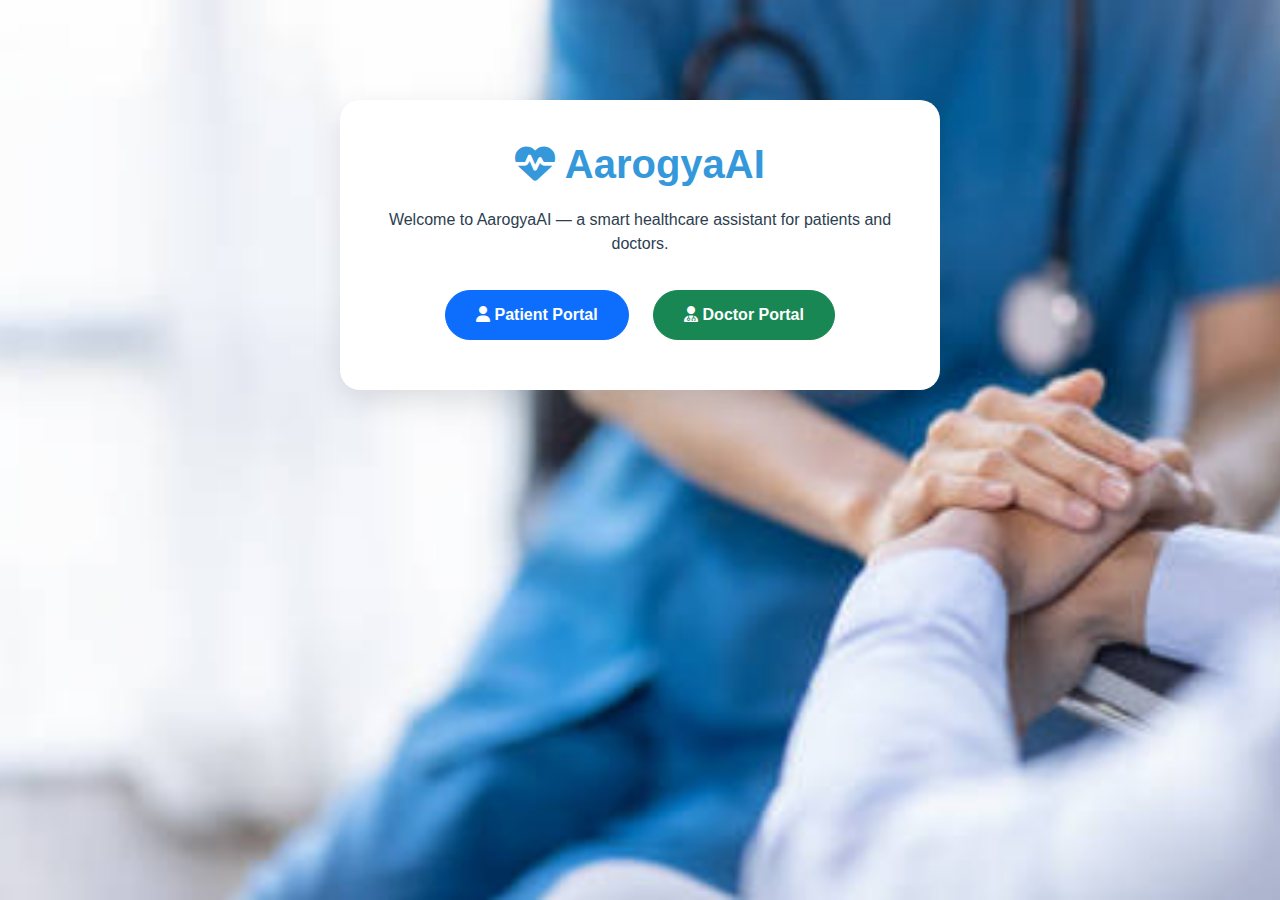
<file: frontend/index.html>
<!DOCTYPE html>
<html lang="en">
<head>
  <meta charset="UTF-8" />
  <meta name="viewport" content="width=device-width, initial-scale=1.0" />
  <title>AarogyaAI - Home</title>
  <link href="https://cdnjs.cloudflare.com/ajax/libs/bootstrap/5.3.0/css/bootstrap.min.css" rel="stylesheet" />
  <link rel="stylesheet" href="https://cdnjs.cloudflare.com/ajax/libs/font-awesome/6.4.0/css/all.min.css" />
  <style>
    body {
      font-family: 'Segoe UI', Tahoma, Geneva, Verdana, sans-serif;
      background: linear-gradient(135deg, #64b3f4, #c2e59c);
      background-image: url('images/background.jpg');
      min-height: 100vh;
      background-size: cover;            
      background-repeat: no-repeat;      
      background-position: center; 
      color: #2c3e50;
      text-align: center;
      padding: 100px 20px;
               
    }
    .container {
      background: white;
      border-radius: 20px;
      padding: 40px;
      box-shadow: 0 10px 30px rgba(0, 0, 0, 0.1);
      max-width: 600px;
      margin: auto;
    }
    h1 {
      font-weight: bold;
      color: #3498db;
      margin-bottom: 20px;
    }
    .btn-custom {
      border-radius: 25px;
      font-weight: 600;
      padding: 12px 30px;
      margin: 10px;
    }
  </style>
</head>
<body>
  <div class="container">
    <h1><i class="fas fa-heartbeat"></i> AarogyaAI</h1>
    <p>Welcome to AarogyaAI — a smart healthcare assistant for patients and doctors.</p>

    <div class="mt-4">
      <a href="patient-login.html" class="btn btn-primary btn-custom">
        <i class="fas fa-user"></i> Patient Portal
      </a>
      <a href="doctor-login.html" class="btn btn-success btn-custom">
        <i class="fas fa-user-md"></i> Doctor Portal
      </a>
    </div>
  </div>

  
  <script>
    document.addEventListener("DOMContentLoaded", () => {
      const token = localStorage.getItem("token");
      const user = JSON.parse(localStorage.getItem("user") || "{}");

      if (token && user && user.role) {
        const role = user.role.toLowerCase();

        if (role === "patient" || role === "user") {
          console.log("Redirecting patient to dashboard...");
          window.location.replace("patient-dashboard.html");
        } 
        else if (role === "doctor") {
          console.log("Redirecting doctor to dashboard...");
          window.location.replace("doctor-dashboard.html");
        }
      }
    });
  </script>
</body>
</html>
</file>
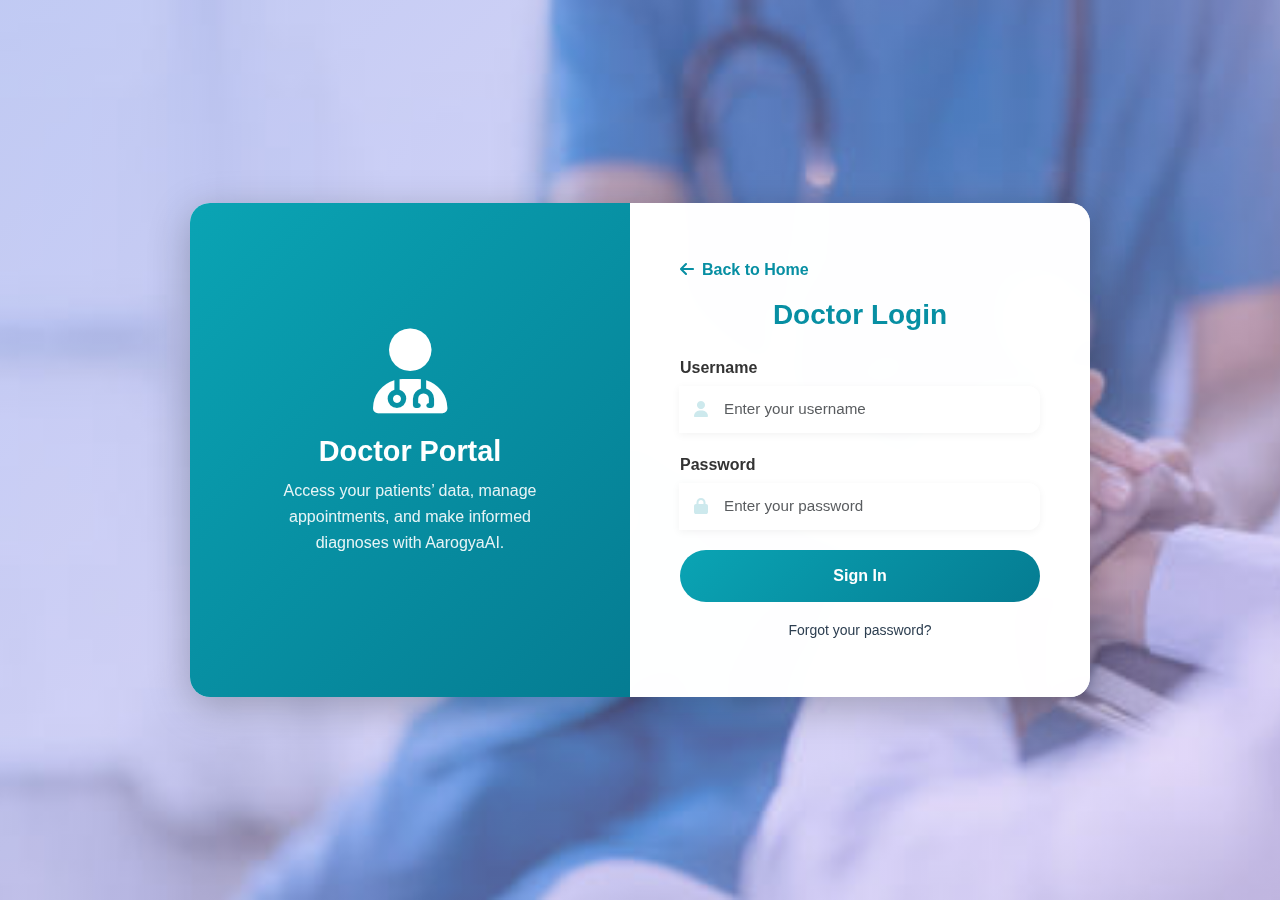
<file: frontend/doctor-dashboard.html>
<!DOCTYPE html>
<html lang="en">
<head>
  <meta charset="UTF-8" />
  <meta name="viewport" content="width=device-width, initial-scale=1.0" />
  <title>Doctor Dashboard - AarogyaAI</title>
  <link href="https://cdnjs.cloudflare.com/ajax/libs/bootstrap/5.3.0/css/bootstrap.min.css" rel="stylesheet" />
  <link rel="stylesheet" href="https://cdnjs.cloudflare.com/ajax/libs/font-awesome/6.4.0/css/all.min.css" />
  <style>
    body {
      font-family: 'Segoe UI', sans-serif;
      background: #eef3fc;
      opacity: 0;
      transition: opacity 0.4s ease-in-out;
    }
    body.visible { opacity: 1; }

    .navbar { background: white; box-shadow: 0 2px 10px rgba(0,0,0,0.1); padding: 1rem; }
    .logout-btn {
      background: #e74c3c; color: white; border: none; border-radius: 20px;
      padding: 0.5rem 1.2rem; font-weight: 600;
    }
    .logout-btn:hover { background: #c0392b; }

    .welcome-card {
      background: linear-gradient(135deg, #27ae60, #229954);
      color: white; border-radius: 15px; padding: 2rem; margin-bottom: 2rem;
    }

    .stats-card {
      background: #fff; border-radius: 10px; padding: 1.5rem;
      box-shadow: 0 2px 6px rgba(0,0,0,0.1); text-align: center;
    }
    .stats-card i { font-size: 1.8rem; margin-bottom: 10px; color: #27ae60; }

    .appointment-item { border-left: 5px solid #27ae60; }

    .btn-approve { background: #27ae60; color: white; border: none; }
    .btn-reject { background: #e74c3c; color: white; border: none; }
    .btn-approve:hover { background: #229954; }
    .btn-reject:hover { background: #c0392b; }
  </style>
</head>

<body>
   
  <nav class="navbar">
    <div class="container d-flex justify-content-between align-items-center">
      <a class="navbar-brand fw-bold text-success"><i class="fas fa-hospital"></i> AarogyaAI - Doctor</a>
      <div class="d-flex align-items-center gap-2">
        <div class="user-avatar bg-success text-white rounded-circle px-3 py-2" id="doctorAvatar">D</div>
        <span id="doctorName">Doctor</span>
        <button class="logout-btn" onclick="logout()"><i class="fas fa-sign-out-alt"></i> Logout</button>
      </div>
    </div>
  </nav>

  
  <div class="container py-4">
    <div class="welcome-card">
      <h2>Welcome, Dr. <span id="welcomeName">Doctor</span>!</h2>
      <p id="specializationText">Specialization: General Medicine</p>
    </div>

    <div class="row mb-4" id="statsContainer"></div>

     
    <div id="appointmentList" class="text-center">
      <div class="spinner-border text-success"></div>
      <p>Loading appointments...</p>
    </div>
  </div>

  <script>
    const API_URL = "http://localhost:5000/api";

    document.addEventListener("DOMContentLoaded", async () => {
      const token = localStorage.getItem("token");
      const doctorData = JSON.parse(localStorage.getItem("doctor") || "{}");

      if (!token || doctorData.role !== "doctor") {
        window.location.replace("doctor-login.html");
        return;
      }

      document.body.classList.add("visible");
      initDoctorDashboard(doctorData, token);
    });

    
    function initDoctorDashboard(doctor, token) {
      document.getElementById("doctorName").textContent = doctor.full_name || "Doctor";
      document.getElementById("welcomeName").textContent = doctor.full_name || "Doctor";
      document.getElementById("specializationText").textContent = `Specialization: ${doctor.specialization || "N/A"}`;
      document.getElementById("doctorAvatar").textContent = doctor.full_name?.charAt(0).toUpperCase() || "D";
      loadAppointments(token);
    }

    
    function logout() {
      localStorage.removeItem("token");
      localStorage.removeItem("doctor");
      window.location.replace("doctor-login.html");
    }

    
    async function loadAppointments(token) {
      const listContainer = document.getElementById("appointmentList");
      const statsContainer = document.getElementById("statsContainer");

      try {
        const response = await fetch(`${API_URL}/appointments/doctor`, {
          headers: { Authorization: `Bearer ${token}` },
        });
        const data = await response.json();

        if (!data.success) throw new Error(data.error || "Failed to load appointments");

        const appointments = data.appointments || [];

        
        const total = appointments.length;
        const approved = appointments.filter((a) => a.status === "approved").length;
        const pending = appointments.filter((a) => a.status === "pending").length;
        const rejected = appointments.filter((a) => a.status === "rejected").length;

        statsContainer.innerHTML = `
          <div class="col-md-3"><div class="stats-card"><i class="fas fa-clipboard-list"></i><h3>${total}</h3><p>Total</p></div></div>
          <div class="col-md-3"><div class="stats-card"><i class="fas fa-hourglass-half"></i><h3>${pending}</h3><p>Pending</p></div></div>
          <div class="col-md-3"><div class="stats-card"><i class="fas fa-check-circle"></i><h3>${approved}</h3><p>Approved</p></div></div>
          <div class="col-md-3"><div class="stats-card"><i class="fas fa-times-circle"></i><h3>${rejected}</h3><p>Rejected</p></div></div>
        `;

         
        if (!appointments.length) {
          listContainer.innerHTML = `<div class="text-center text-muted mt-4"><p>No appointments yet.</p></div>`;
          return;
        }

        listContainer.innerHTML = appointments
          .map(
            (apt) => `
          <div class="appointment-item mb-3 p-3 rounded shadow-sm bg-white">
            <div class="d-flex justify-content-between align-items-center">
              <div>
                <h5 class="mb-1">${apt.patient_name || "Unknown Patient"}</h5>
                <small class="text-muted">📅 ${apt.appointment_date} | ⏰ ${apt.appointment_time}</small><br>
                <small>Email: ${apt.patient_email || "N/A"} | Phone: ${apt.patient_phone || "N/A"}</small>
              </div>
              <div>
                <span class="badge ${getStatusClass(apt.status)} px-3 py-2 text-uppercase">${apt.status}</span>
              </div>
            </div>
            ${apt.notes ? `<p class="mt-2 mb-2"><strong>Notes:</strong> ${apt.notes}</p>` : ""}

            ${apt.status === "pending"
              ? `
              <div class="mt-3 d-flex gap-2">
                <button class="btn btn-approve btn-sm" onclick="updateStatus(${apt.id}, 'approved')">
                  <i class="fas fa-check-circle"></i> Approve
                </button>
                <button class="btn btn-reject btn-sm" onclick="rejectAppointment(${apt.id})">
                  <i class="fas fa-times-circle"></i> Reject
                </button>
              </div>`
              : ""}
          </div>`
          )
          .join("");
      } catch (err) {
        console.error("Error loading appointments:", err);
        listContainer.innerHTML = `<div class="text-center text-danger mt-4">Error loading data</div>`;
      }
    }

     
      async function updateStatus(appointmentId, newStatus, reason = null) {
      const token = localStorage.getItem("token");
      const endpoint =
        newStatus === "approved"
          ? `${API_URL}/doctor/appointments/${appointmentId}/approve`
          : `${API_URL}/doctor/appointments/${appointmentId}/reject`;

      try {
        const response = await fetch(endpoint, {
          method: "POST",
          headers: {
            "Content-Type": "application/json",
            Authorization: `Bearer ${token}`,
          },
          body: JSON.stringify({ reason }),
        });

        const data = await response.json();
        if (data.success) {
          alert(`✅ Appointment ${newStatus} successfully!`);
          loadAppointments(token);
        } else {
          alert(`❌ Failed: ${data.error || "Unknown error"}`);
        }
      } catch (err) {
        console.error("Error updating appointment:", err);
        alert("Server error. Please try again.");
      }
    }

    
    function rejectAppointment(appointmentId) {
      const reason = prompt("Enter reason for rejection (optional):");
      updateStatus(appointmentId, "rejected", reason);
    }

    function getStatusClass(status) {
      switch (status) {
        case "approved":
          return "bg-success text-white";
        case "rejected":
          return "bg-danger text-white";
        case "pending":
          return "bg-warning text-dark";
        default:
          return "bg-secondary text-white";
      }
    }
  </script>
</body>
</html>
</file>
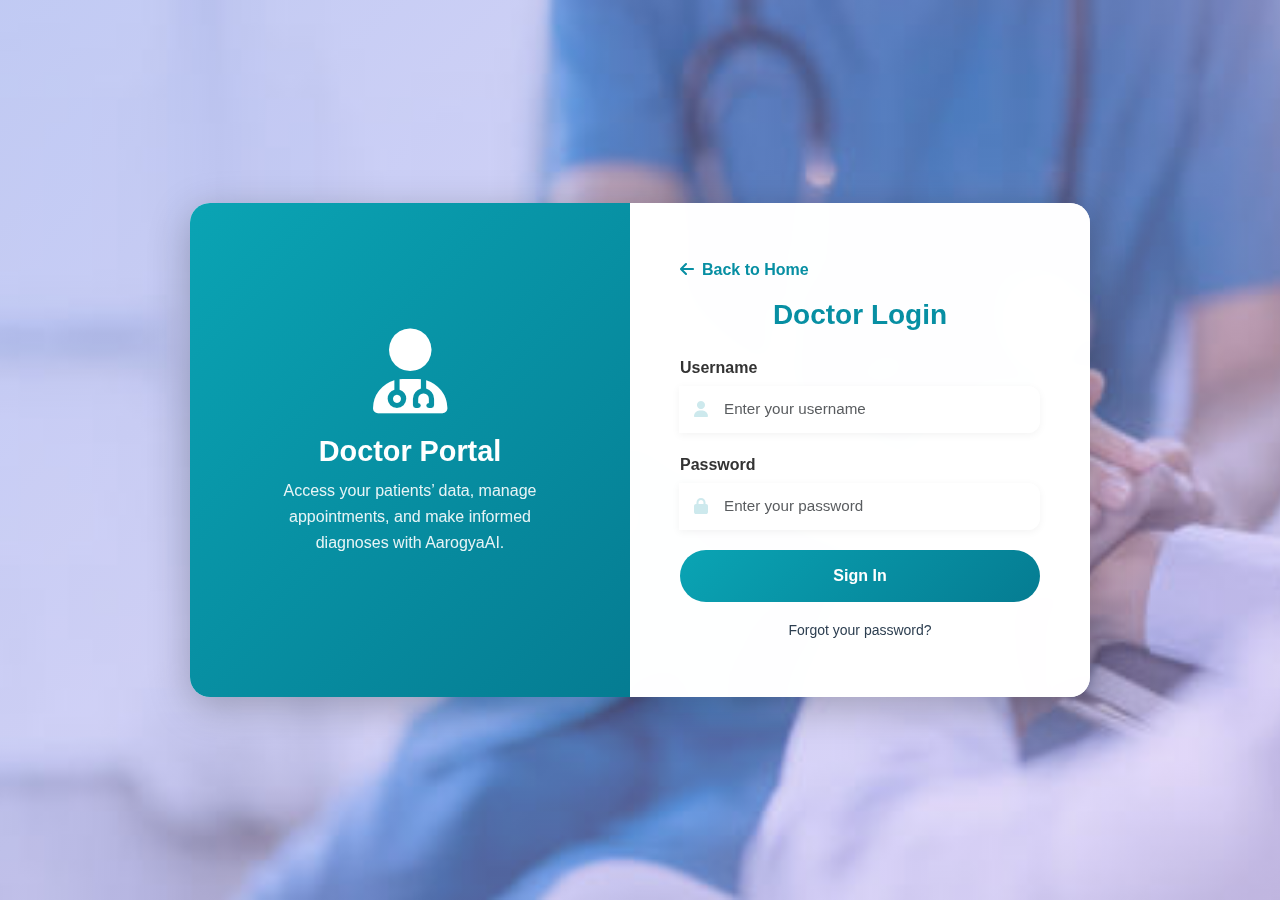
<file: frontend/doctor-login.html>
<!DOCTYPE html>
<html lang="en">
<head>
  <meta charset="UTF-8">
  <meta name="viewport" content="width=device-width, initial-scale=1.0">
  <title>Doctor Login - AarogyaAI</title>

   
  <link href="https://cdnjs.cloudflare.com/ajax/libs/bootstrap/5.3.0/css/bootstrap.min.css" rel="stylesheet">
  <link href="https://cdnjs.cloudflare.com/ajax/libs/font-awesome/6.4.0/css/all.min.css" rel="stylesheet">

  <style>
    * {margin: 0; padding: 0; box-sizing: border-box;}

    body {
      font-family: 'Poppins', 'Segoe UI', sans-serif;
      background: linear-gradient(135deg, rgba(118,139,231,0.45), rgba(215,184,245,0.45)),
                  url('images/background.jpg') center/cover no-repeat fixed;
      min-height: 100vh;
      display: flex;
      justify-content: center;
      align-items: center;
      padding: 20px;
      color: #2c3e50;
    }

     
    .login-container {
      background: rgba(255,255,255,0.9);
      backdrop-filter: blur(12px);
      border-radius: 20px;
      box-shadow: 0 10px 40px rgba(0,0,0,0.25);
      display: flex;
      flex-wrap: wrap;
      overflow: hidden;
      width: 90%;
      max-width: 900px;
      animation: fadeIn 1s ease-in-out;
    }

    
    .login-left {
      flex: 1;
      background: linear-gradient(135deg, #0aa4b4, #057c92);
      color: white;
      padding: 60px 40px;
      display: flex;
      flex-direction: column;
      justify-content: center;
      align-items: center;
      text-align: center;
    }

    .login-left i {
      font-size: 85px;
      margin-bottom: 20px;
      animation: floatIcon 3s ease-in-out infinite;
    }

    .login-left h2 {
      font-weight: 700;
      margin-bottom: 10px;
      font-size: 1.8rem;
    }

    .login-left p {
      font-size: 1rem;
      opacity: 0.9;
      max-width: 280px;
      line-height: 1.6;
    }

     
    .login-right {
      flex: 1;
      padding: 55px 50px;
      background: rgba(255,255,255,0.95);
      display: flex;
      flex-direction: column;
      justify-content: center;
    }

    .login-right h3 {
      text-align: center;
      color: #078fa3;
      font-weight: 700;
      margin-bottom: 1.5rem;
    }

    .back-home a {
      text-decoration: none;
      color: #078fa3;
      font-weight: 600;
      transition: 0.3s;
    }

    .back-home a:hover {
      color: #056c7f;
    }

     
    .form-group {
      margin-bottom: 20px;
    }

    .form-label {
      font-weight: 600;
      color: #333;
      margin-bottom: 6px;
      display: block;
    }

    .input-group {
      position: relative;
    }

    .input-group i {
      position: absolute;
      left: 14px;
      top: 50%;
      transform: translateY(-50%);
      color: #078fa3;
      font-size: 16px;
      transition: all 0.3s ease;
    }

    .form-control {
      border: none;
      border-radius: 12px;
      background: rgba(255, 255, 255, 0.8);
      padding: 12px 15px 12px 45px;
      font-size: 0.95rem;
      color: #2c3e50;
      transition: all 0.3s ease-in-out;
      box-shadow: 0 2px 8px rgba(0,0,0,0.05);
    }

    .form-control:focus {
      background: #fff;
      box-shadow: 0 0 10px rgba(7,143,163,0.3);
      outline: none;
    }

    .input-group:focus-within i {
      color: #056c7f;
      transform: translateY(-50%) scale(1.1);
    }

     
    .btn-login {
      width: 100%;
      padding: 14px;
      border-radius: 30px;
      background: linear-gradient(135deg, #0aa4b4, #057c92);
      color: white;
      border: none;
      font-weight: 600;
      font-size: 16px;
      cursor: pointer;
      transition: all 0.3s ease;
    }

    .btn-login:hover {
      transform: scale(1.03);
      box-shadow: 0 8px 20px rgba(7,143,163,0.4);
    }

     
    @keyframes fadeIn {
      from { opacity: 0; transform: translateY(20px); }
      to { opacity: 1; transform: translateY(0); }
    }

    @keyframes floatIcon {
      0%, 100% { transform: translateY(0); }
      50% { transform: translateY(-10px); }
    }

     
    @media (max-width: 768px) {
      .login-container { flex-direction: column; max-width: 420px; }
      .login-left { padding: 40px 30px; }
      .login-right { padding: 40px 30px; }
      .login-left i { font-size: 65px; }
    }
  </style>
</head>

<body>
  <div class="login-container">
    
    <div class="login-left">
      <i class="fas fa-user-md"></i>
      <h2>Doctor Portal</h2>
      <p>Access your patients’ data, manage appointments, and make informed diagnoses with AarogyaAI.</p>
    </div>

     
    <div class="login-right">
      <div class="back-home mb-3">
        <a href="index.html"><i class="fas fa-arrow-left me-2"></i>Back to Home</a>
      </div>

      <h3>Doctor Login</h3>

      <form id="loginForm">
        <div class="form-group">
          <label class="form-label">Username</label>
          <div class="input-group">
            <i class="fas fa-user"></i>
            <input type="text" class="form-control" id="username" placeholder="Enter your username" required>
          </div>
        </div>

        <div class="form-group">
          <label class="form-label">Password</label>
          <div class="input-group">
            <i class="fas fa-lock"></i>
            <input type="password" class="form-control" id="password" placeholder="Enter your password" required>
          </div>
        </div>

        <button type="submit" class="btn-login" id="loginBtn">
          <span id="loginBtnText">Sign In</span>
          <span id="loginSpinner" class="spinner-border spinner-border-sm" style="display: none;"></span>
        </button>

        <p class="text-center mt-3 mb-0">
          <small>Forgot your password? <a href="#" style="color:#078fa3; text-decoration:none;"></a></small>
        </p>
      </form>
    </div>
  </div>
  <script src="https://cdnjs.cloudflare.com/ajax/libs/bootstrap/5.3.0/js/bootstrap.bundle.min.js"></script>
</body>
</html>
  <script>
    document.getElementById("loginForm").addEventListener("submit", async (e) => {
        e.preventDefault();
    
        const username = document.getElementById("username").value.trim();
        const password = document.getElementById("password").value.trim();
     
        const API_URL = `${window.location.origin}/api`;
    
        try {
            const response = await fetch(`${API_URL}/login/doctor`, {
                method: "POST",
                headers: { "Content-Type": "application/json" },
                body: JSON.stringify({ username, password })
            });
    
            const data = await response.json();
            console.log("Doctor login response:", data);
    
            if (!data.success) {
                alert("❌ " + (data.error || "Invalid credentials"));
                return;
            }
    
             
            localStorage.setItem("token", data.token);
            localStorage.setItem("doctor", JSON.stringify(data.doctor));
    
             
            window.location.href = "doctor-dashboard.html";
    
        } catch (err) {
            alert("❌ Server error. Please try again.");
            console.error(err);
        }
    });
    </script>
</body>
</html>
</file>
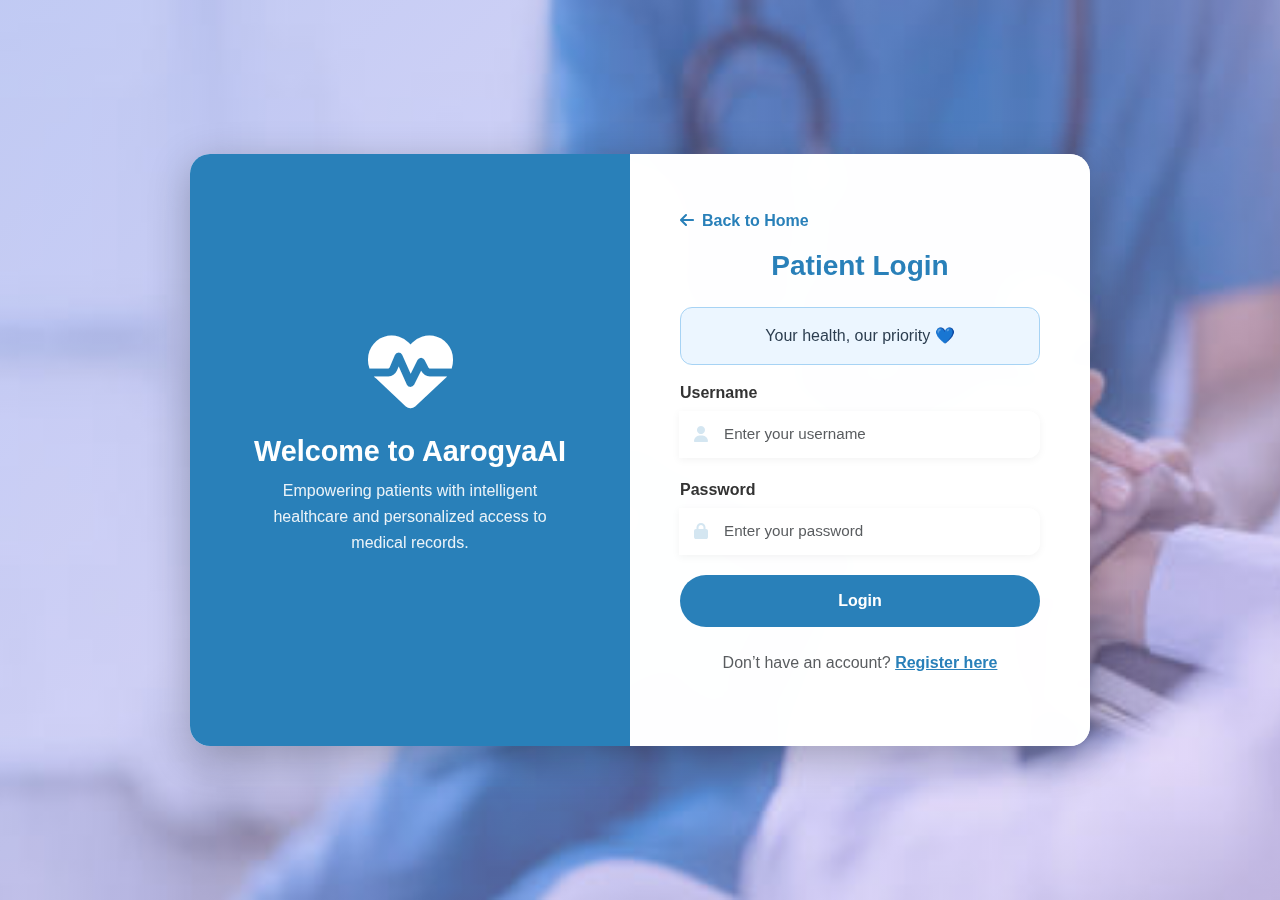
<file: frontend/patient-dashboard.html>
<!DOCTYPE html>
<html lang="en">
<head>
  <meta charset="UTF-8" />
  <meta name="viewport" content="width=device-width, initial-scale=1.0" />
  <title>Patient Dashboard - AarogyaAI</title>

  <link href="https://cdnjs.cloudflare.com/ajax/libs/bootstrap/5.3.0/css/bootstrap.min.css" rel="stylesheet" />
  <link rel="stylesheet" href="https://cdnjs.cloudflare.com/ajax/libs/font-awesome/6.4.0/css/all.min.css" />

  <style>
    * {
      margin: 0;
      padding: 0;
      box-sizing: border-box;
    }
  
    html, body {
      height: 100%;
      width: 100%;
      scroll-behavior: smooth;
      overflow-x: hidden;
      background: #ebeff7;
      font-family: 'Segoe UI', Tahoma, Geneva, Verdana, sans-serif;
    }
  
     
    #loader {
      position: fixed;
      top: 0;
      left: 0;
      width: 100%;
      height: 100%;
      background: white;
      display: flex;
      justify-content: center;
      align-items: center;
      z-index: 9999;
      opacity: 1;
      transition: opacity 0.5s ease;
    }
    #loader.hidden {
      opacity: 0;
      pointer-events: none;
    }
  
    
    .navbar {
      position: sticky;
      top: 0;
      z-index: 100;
      background: white;
      box-shadow: 0 2px 10px rgba(0,0,0,0.1);
      padding: 1rem 0;
    }
  
    .navbar-brand {
      font-size: 1.5rem;
      font-weight: bold;
      color: #4a90e2;
    }
  
    .user-info {
      display: flex;
      align-items: center;
      gap: 10px;
    }
  
    .user-avatar {
      width: 40px;
      height: 40px;
      border-radius: 50%;
      background: #4a90e2;
      display: flex;
      align-items: center;
      justify-content: center;
      color: white;
      font-weight: bold;
    }
  
     
    .main-content {
      padding: 2rem 0 5rem;
      min-height: calc(100vh - 80px);
      display: flex;
      flex-direction: column;
      justify-content: flex-start;
    }
  
    .container {
      max-width: 1100px;
    }
    .logout-btn {
      background: #e74c3c; color: white; border: none; border-radius: 20px;
      padding: 0.5rem 1.2rem; font-weight: 600;
    }
    .logout-btn:hover { background: #c0392b; }
  
     
    .welcome-card {
      background: linear-gradient(135deg,#667eea 0%,#64c0eb 100%);
      color: white;
      border-radius: 15px;
      padding: 2rem;
      margin-bottom: 2rem;
      box-shadow: 0 5px 20px rgba(0,0,0,0.1);
    }
  
    
    .stats-card {
      background: white;
      border-radius: 15px;
      padding: 1.5rem;
      text-align: center;
      box-shadow: 0 3px 15px rgba(0,0,0,0.08);
      margin-bottom: 1.5rem;
      transition: transform 0.3s ease;
    }
    .stats-card:hover {
      transform: translateY(-3px);
    }
    .stats-card i {
      font-size: 2.5rem;
      margin-bottom: 1rem;
      color: #4a90e2;
    }
    .stats-card h3 {
      font-size: 2rem;
      color: #2c3e50;
      margin-bottom: 0.5rem;
      font-weight: bold;
    }
  
     
    .disease-card {
      background: white;
      border-radius: 15px;
      padding: 2rem;
      margin-bottom: 1.5rem;
      box-shadow: 0 3px 15px rgba(0,0,0,0.08);
      cursor: pointer;
      border-left: 5px solid;
      transition: all 0.3s ease;
    }
    .disease-card:hover {
      transform: translateY(-5px);
      box-shadow: 0 5px 25px rgba(0,0,0,0.15);
    }
    .disease-card.diabetes { border-color: #e73c53; }
    .disease-card.heart { border-color: #3498db; }
    .disease-card.liver { border-color: #ee8c36; }
    .disease-card.kidney { border-color: #9b59b6; }
    .disease-icon { font-size: 3rem; margin-bottom: 1rem; }
  
    
    .predict-btn {
      padding: 0.75rem 2rem;
      border-radius: 25px;
      border: none;
      font-weight: 600;
      transition: all 0.3s ease;
      width: 100%;
      color: white;
    }
    .predict-btn:hover {
      transform: scale(1.05);
      box-shadow: 0 5px 15px rgba(0,0,0,0.2);
    }
    .diabetes-btn { background: #e73c53; }
    .heart-btn { background: #3498db; }
    .liver-btn { background: #ee8c36; }
    .kidney-btn { background: #9b59b6; }
  
    /* Recent Predictions */
    .recent-predictions {
      background: white;
      border-radius: 15px;
      padding: 2rem;
      box-shadow: 0 3px 15px rgba(0,0,0,0.08);
      margin-top: 2rem;
    }
  
    .prediction-item {
      padding: 1rem;
      border-bottom: 1px solid #ecf0f1;
      display: flex;
      justify-content: space-between;
      align-items: center;
    }
  
    .prediction-badge {
      padding: 0.5rem 1rem;
      border-radius: 20px;
      font-size: 0.85rem;
      font-weight: 600;
    }
  
    .positive { background: #fee; color: #e74c3c; }
    .negative { background: #dff0d8; color: #27ae60; }
  
     
    @media (max-width: 768px) {
      .welcome-card h2 { font-size: 1.5rem; }
      .disease-card { padding: 1.5rem; }
      .predict-btn { font-size: 0.9rem; }
    }
  </style>
  
</head>

<body>
  <!-- Loader -->
  <div id="loader" class="d-flex justify-content-center align-items-center vh-100 bg-white">
    <div class="spinner-border text-primary" role="status"><span class="visually-hidden">Loading...</span></div>
  </div>

  <!-- Navbar -->
  <nav class="navbar navbar-expand-lg">
    <div class="container">
      <a class="navbar-brand" href="#"><i class="fas fa-heartbeat"></i> AarogyaAI -Patient</a>
      <div class="user-info ms-auto">
        <div class="user-avatar" id="userAvatar">U</div>
        <span id="userName">User</span>
        <button class="logout-btn" onclick="logout()">
          <i class="fas fa-sign-out-alt"></i> Logout
        </button>
      </div>
    </div>
  </nav>

   
  <div class="main-content">
    <div class="container">
      <div class="welcome-card">
        <h2>Welcome, <span id="welcomeName">User</span> 👋</h2>
        <p>Start your health journey — select a checkup and get AI-powered insights instantly!</p>
      </div>

      <div class="row mb-4">
        <div class="col-md-3"><div class="stats-card"><i class="fas fa-clipboard-list"></i><h3 id="totalPredictions">0</h3><p>Total Predictions</p></div></div>
        <div class="col-md-3"><div class="stats-card"><i class="fas fa-calendar-check"></i><h3 id="totalAppointments">0</h3><p>Appointments</p></div></div>
        <div class="col-md-3"><div class="stats-card"><i class="fas fa-check-circle"></i><h3 id="healthyResults">0</h3><p>Healthy Results</p></div></div>
        <div class="col-md-3"><div class="stats-card"><i class="fas fa-exclamation-triangle"></i><h3 id="riskResults">0</h3><p>Risk Detected</p></div></div>
      </div>

      <h3 class="section-title"><i class="fas fa-stethoscope"></i> Disease Predictions</h3>

      <div class="row">
        <div class="col-md-6"><div class="disease-card diabetes" onclick="window.location.href='diabetes.html'"><div class="disease-icon"><i class="fas fa-syringe"></i></div><h4>Diabetes</h4><p>Check your diabetes risk instantly.</p><button class="predict-btn diabetes-btn">Start <i class="fas fa-arrow-right"></i></button></div></div>
        <div class="col-md-6"><div class="disease-card heart" onclick="window.location.href='heart.html'"><div class="disease-icon"><i class="fas fa-heartbeat"></i></div><h4>Heart</h4><p>Assess heart disease risk easily.</p><button class="predict-btn heart-btn">Start <i class="fas fa-arrow-right"></i></button></div></div>
        <div class="col-md-6"><div class="disease-card liver" onclick="window.location.href='liver.html'"><div class="disease-icon"><i class="fas fa-laptop-medical"></i></div><h4>Liver</h4><p>Check liver health indicators.</p><button class="predict-btn liver-btn">Start <i class="fas fa-arrow-right"></i></button></div></div>
        <div class="col-md-6"><div class="disease-card kidney" onclick="window.location.href='kidney.html'"><div class="disease-icon"><i class="fas fa-disease"></i></div><h4>Kidney</h4><p>Evaluate kidney function health.</p><button class="predict-btn kidney-btn">Start <i class="fas fa-arrow-right"></i></button></div></div>
      </div>

      <div class="recent-predictions">
        <h3><i class="fas fa-history"></i> Recent Predictions</h3>
        <div id="recentPredictionsList">
          <p class="text-muted text-center">No predictions yet. Try a checkup!</p>
        </div>
      </div>
    </div>
  </div>

  <script>
    const API_URL = `${window.location.origin}/api`;

          document.addEventListener("DOMContentLoaded", async () => {
          const loader = document.getElementById("loader");
          const token = localStorage.getItem("token");
          const user = JSON.parse(localStorage.getItem("user") || "{}");

          if (!token || !user || user.role?.toLowerCase() !== "patient") {
            window.location.replace("patient-login.html");
            return;
          }

          loader.classList.remove("hidden");
          initDashboard(user, token);
          setTimeout(() => loader.classList.add("hidden"), 700);
            });


    function initDashboard(user, token) {
      document.getElementById("userName").textContent = user.full_name || user.username || "User";
      document.getElementById("welcomeName").textContent = user.full_name || user.username || "User";
      const firstLetter = (user.full_name?.charAt(0) || user.username?.charAt(0) || "U").toUpperCase();
      document.getElementById("userAvatar").textContent = firstLetter;
      loadDashboardData(token);
    }

    function logout() {
      localStorage.clear();
      window.location.replace("patient-login.html");
    }

    async function loadDashboardData(token) {
        try {
          const [statsResp, recentResp] = await Promise.all([
            fetch(`${API_URL}/stats`, { headers: { Authorization: `Bearer ${token}` } }),
            fetch(`${API_URL}/recent-predictions`, { headers: { Authorization: `Bearer ${token}` } })
          ]);

          const statsData = await statsResp.json();
          const recentData = await recentResp.json();

           
          if (statsData.success) {
              document.getElementById("totalPredictions").textContent = statsData.total_predictions || 0;
              document.getElementById("totalAppointments").textContent = statsData.total_appointments || 0;
              document.getElementById("healthyResults").textContent = statsData.healthy_results || 0;
              document.getElementById("riskResults").textContent = statsData.risk_detected || 0;
          }


           
          if (recentData.success && Array.isArray(recentData.predictions)) {
            displayRecentPredictions(recentData.predictions);
          } else {
            document.getElementById("recentPredictionsList").innerHTML =
              "<p class='text-muted text-center'>No predictions yet. Try a checkup!</p>";
          }
        } catch (err) {
          console.error("Error loading dashboard:", err);
        }
    }


    function updateStatistics(predictions) {
      document.getElementById("totalPredictions").textContent = predictions.length;
      const healthy = predictions.filter((p) => p.prediction_result === "Negative").length;
      const risk = predictions.filter((p) => p.prediction_result === "Positive").length;
      document.getElementById("healthyResults").textContent = healthy;
      document.getElementById("riskResults").textContent = risk;
    }

    function displayRecentPredictions(predictions) {
      const container = document.getElementById("recentPredictionsList");
      if (!predictions.length) {
        container.innerHTML = `<p class='text-muted text-center'>No predictions yet. Try a checkup!</p>`;
        return;
      }
      container.innerHTML = predictions.slice(0, 5).map(
        (p) => `
          <div class="prediction-item">
            <div>
              <strong>${p.disease_type || "Unknown"}</strong><br>
              <small class="text-muted">${p.prediction_date ? new Date(p.prediction_date).toLocaleDateString() : ""}</small>
            </div>
            <div>
              <span class="prediction-badge ${p.prediction_result === "Positive" ? "positive" : "negative"}">
                ${p.prediction_result === "Positive" ? "Risk Detected" : "No Risk"}
              </span>
            </div>
          </div>`
      ).join("");
    }
  </script>
</body>
</html>
</file>
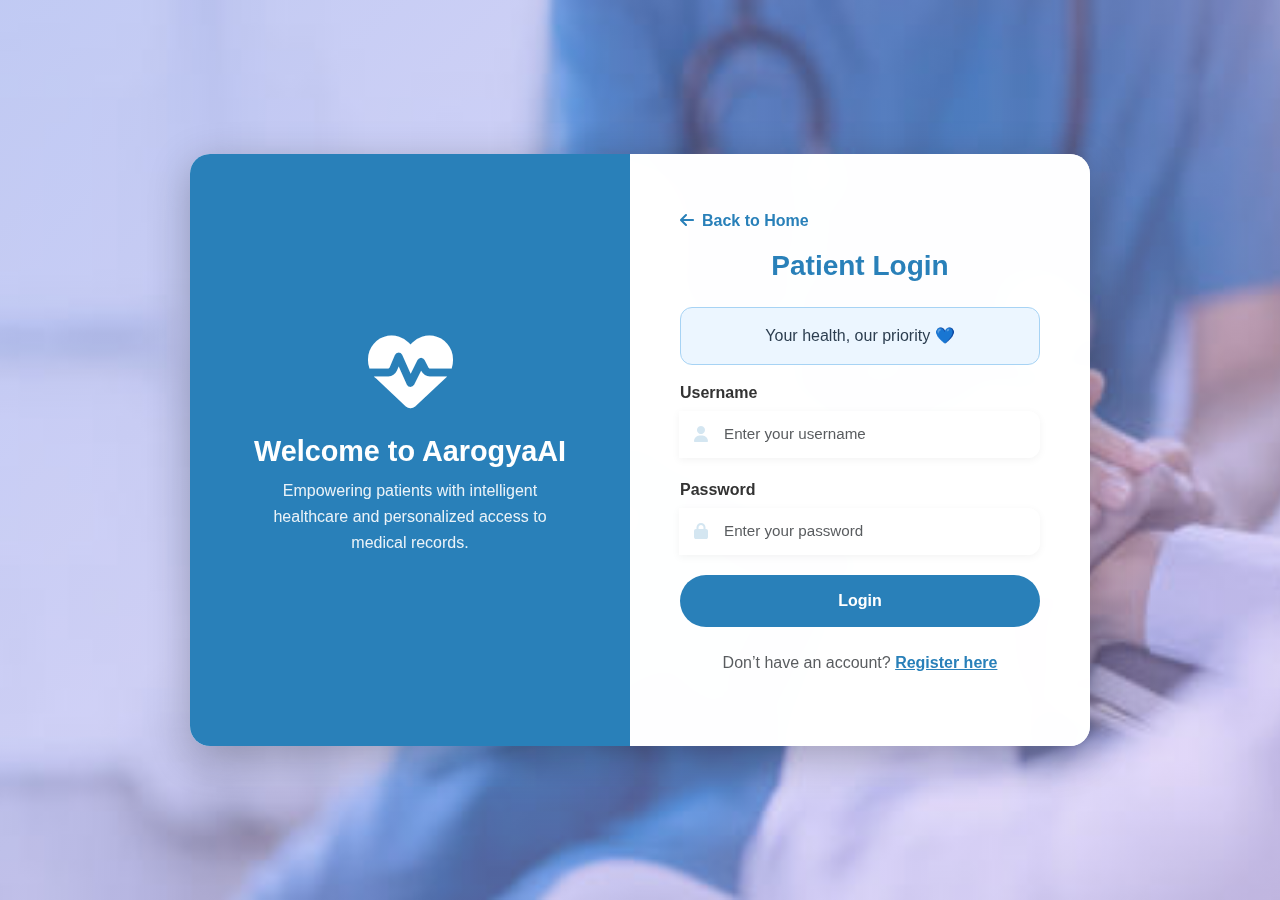
<file: frontend/patient-login.html>
<!DOCTYPE html>
<html lang="en">
<head>
  <meta charset="UTF-8" />
  <meta name="viewport" content="width=device-width, initial-scale=1.0" />
  <title>Patient Login - AarogyaAI</title>

    
  <link href="https://cdnjs.cloudflare.com/ajax/libs/bootstrap/5.3.0/css/bootstrap.min.css" rel="stylesheet">
  <link href="https://cdnjs.cloudflare.com/ajax/libs/font-awesome/6.4.0/css/all.min.css" rel="stylesheet">

  <style>
    * { margin: 0; padding: 0; box-sizing: border-box; }

    body {
      font-family: 'Poppins', 'Segoe UI', sans-serif;
      background: linear-gradient(135deg, rgba(118,139,231,0.45), rgba(215,184,245,0.45)),
                  url('images/background.jpg') center/cover no-repeat fixed;
      min-height: 100vh;
      display: flex;
      justify-content: center;
      align-items: center;
      padding: 20px;
      color: #2c3e50;
    }

     
    .login-card {
      display: flex;
      flex-wrap: wrap;
      background: rgba(255,255,255,0.88);
      backdrop-filter: blur(12px);
      border-radius: 20px;
      box-shadow: 0 10px 40px rgba(0,0,0,0.25);
      width: 90%;
      max-width: 900px;
      overflow: hidden;
      animation: fadeIn 1s ease-in-out;
    }

     
    .login-left {
      flex: 1;
      background: linear-gradient(135deg, #2980b9, #2980b9);
      color: white;
      padding: 60px 40px;
      display: flex;
      flex-direction: column;
      justify-content: center;
      align-items: center;
      text-align: center;
    }

    .login-left i {
      font-size: 85px;
      margin-bottom: 20px;
      animation: floatIcon 3s ease-in-out infinite;
    }

    .login-left h2 {
      font-weight: 700;
      margin-bottom: 10px;
      font-size: 1.8rem;
    }

    .login-left p {
      font-size: 1rem;
      opacity: 0.9;
      max-width: 280px;
      line-height: 1.6;
    }

     
    .login-right {
      flex: 1;
      padding: 55px 50px;
      background: rgba(255,255,255,0.95);
      display: flex;
      flex-direction: column;
      justify-content: center;
    }

    .login-right h3 {
      text-align: center;
      color: #2980b9;
      font-weight: 700;
      margin-bottom: 1.5rem;
    }

    
    .back-home a {
      text-decoration: none;
      color: #2980b9;
      font-weight: 600;
      transition: 0.3s;
    }

    .back-home a:hover {
      color: #138d75;
    }

    
    .form-group {
      margin-bottom: 20px;
    }

    .form-label {
      font-weight: 600;
      color: #333;
      margin-bottom: 6px;
      display: block;
    }

    .input-group {
      position: relative;
    }

    .input-group i {
      position: absolute;
      left: 14px;
      top: 50%;
      transform: translateY(-50%);
      color: #2980b9;
      font-size: 16px;
      transition: all 0.3s ease;
    }

    .form-control {
      border: none;
      border-radius: 12px;
      background: rgba(255, 255, 255, 0.8);
      padding: 12px 15px 12px 45px;
      font-size: 0.95rem;
      color: #2c3e50;
      transition: all 0.3s ease-in-out;
      box-shadow: 0 2px 8px rgba(0,0,0,0.05);
    }

    .form-control:focus {
      background: #fff;
      box-shadow: 0 0 10px rgba(52,152,219,0.3);
      outline: none;
    }

    .input-group:focus-within i {
      color: #2980b9;
      transform: translateY(-50%) scale(1.1);
    }

   
    .btn-login {
      width: 100%;
      padding: 14px;
      border-radius: 30px;
      background: linear-gradient(135deg, #2980b9, #2980b9);
      color: white;
      border: none;
      font-weight: 600;
      font-size: 16px;
      cursor: pointer;
      transition: all 0.3s ease;
    }

    .btn-login:hover {
      transform: scale(1.03);
      box-shadow: 0 8px 20px rgba(26,188,156,0.4);
    }

     
    #alertBox {
      text-align: center;
      border-radius: 12px;
      font-weight: 500;
      color: #2c3e50;
      background-color: rgba(231, 244, 255, 0.8);
      border: 1px solid #a7d3f4;
    }

    /* Animations */
    @keyframes fadeIn {
      from { opacity: 0; transform: translateY(20px); }
      to { opacity: 1; transform: translateY(0); }
    }

    @keyframes floatIcon {
      0%, 100% { transform: translateY(0); }
      50% { transform: translateY(-10px); }
    }

    /* Responsive */
    @media (max-width: 768px) {
      .login-card { flex-direction: column; max-width: 420px; }
      .login-left { padding: 40px 30px; }
      .login-right { padding: 40px 30px; }
      .login-left i { font-size: 65px; }
    }
  </style>
</head>

<body>
  <div class="login-card">
    <!-- Left Side -->
    <div class="login-left">
      <i class="fas fa-heartbeat"></i>
      <h2>Welcome to AarogyaAI</h2>
      <p>Empowering patients with intelligent healthcare and personalized access to medical records.</p>
    </div>

    <!-- Right Side -->
    <div class="login-right">
      <div class="back-home mb-3">
        <a href="index.html"><i class="fas fa-arrow-left me-2"></i>Back to Home</a>
      </div>

      <h3>Patient Login</h3>

      <p id="alertBox" class="alert" role="alert">Your health, our priority 💙</p>

      <form id="loginForm">
        <div class="form-group">
          <label class="form-label">Username</label>
          <div class="input-group">
            <i class="fas fa-user"></i>
            <input type="text" id="username" class="form-control" placeholder="Enter your username" required>
          </div>
        </div>

        <div class="form-group">
          <label class="form-label">Password</label>
          <div class="input-group">
            <i class="fas fa-lock"></i>
            <input type="password" id="password" class="form-control" placeholder="Enter your password" required>
          </div>
        </div>

        <button type="submit" class="btn-login">
          <span id="loginText">Login</span>
          <span id="loginSpinner" class="spinner-border spinner-border-sm" style="display: none;"></span>
        </button>
      </form>

      <p class="text-center text-muted mt-4">
        Don’t have an account?
        <a href="patient-register.html" class="fw-bold" style="color:#2980b9;">Register here</a>
      </p>
    </div>
  </div>
</body>
</html>

  <script src="https://cdnjs.cloudflare.com/ajax/libs/bootstrap/5.3.0/js/bootstrap.bundle.min.js"></script>
  <script>
    const API_URL = `${window.location.origin}/api/login`;

    const form = document.getElementById("loginForm");
    const alertBox = document.getElementById("alertBox");
    const loginSpinner = document.getElementById("loginSpinner");
    const loginText = document.getElementById("loginText");

    form.addEventListener("submit", async (e) => {
      e.preventDefault();
      alertBox.style.display = "none";
      loginSpinner.style.display = "inline-block";
      loginText.textContent = "Logging in...";

      const username = document.getElementById("username").value.trim();
      const password = document.getElementById("password").value.trim();

      if (!username || !password) {
        showError("Please enter both username and password");
        resetButton();
        return;
      }

      try {
        const resp = await fetch(API_URL, {
          method: "POST",
          headers: { "Content-Type": "application/json" },
          body: JSON.stringify({ username, password }),
        });

        const data = await resp.json();

        if (!resp.ok || data.error) {
          showError(data.error || "Invalid username or password");
          resetButton();
          return;
        }

         
        localStorage.setItem("token", data.token);
        localStorage.setItem("user", JSON.stringify(data.user));

         
        window.location.replace("patient-dashboard.html");

      } catch (error) {
        showError("Server error. Please try again later.");
      } finally {
        resetButton();
      }
    });

    function showError(message) {
      alertBox.textContent = message;
      alertBox.style.display = "block";
    }

    function resetButton() {
      loginSpinner.style.display = "none";
      loginText.textContent = "Login";
    }
  </script>

</body>
</html>
</file>
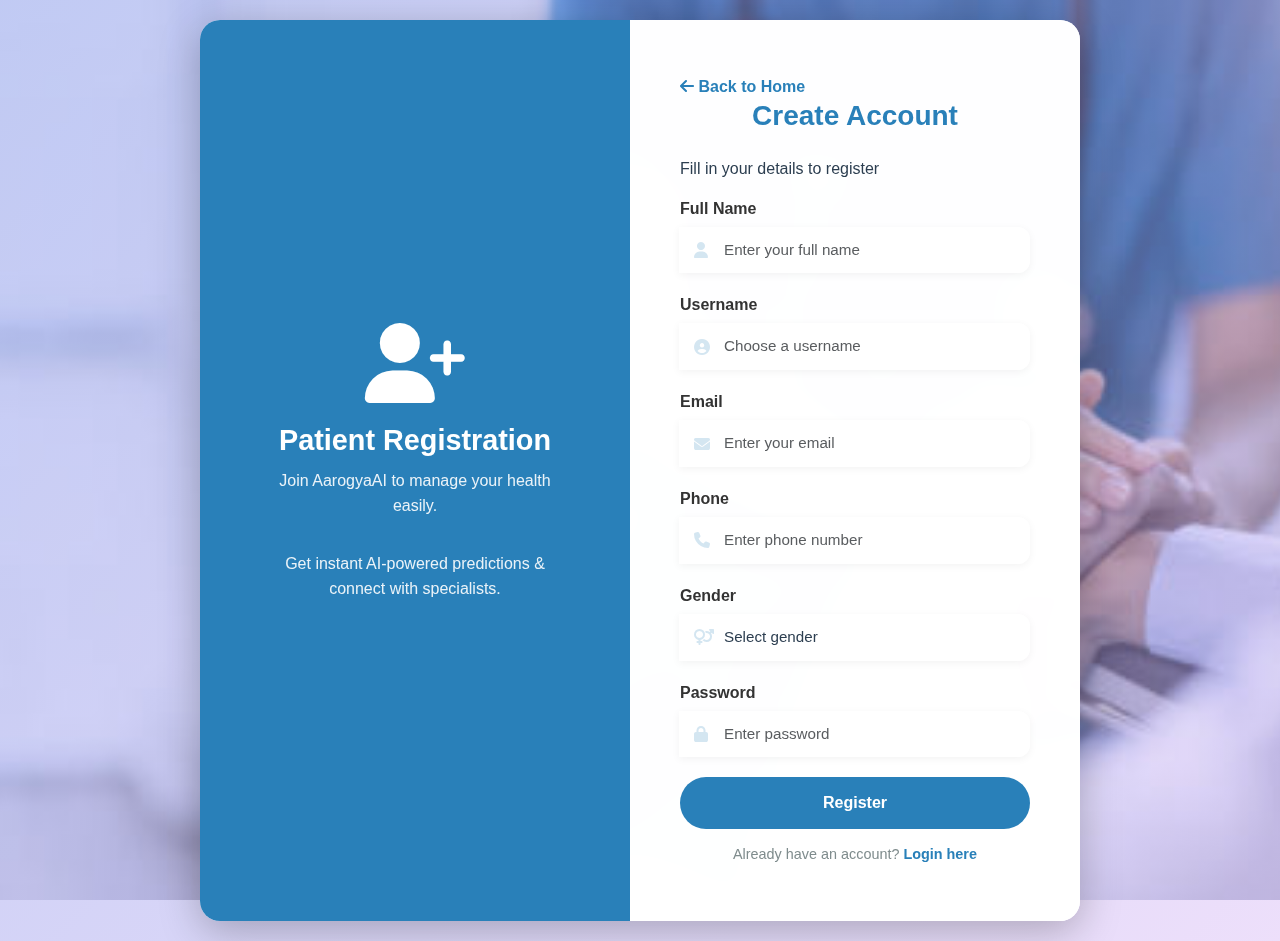
<file: frontend/patient-register.html>
<!DOCTYPE html>
<html lang="en">
<head>
  <meta charset="UTF-8">
  <meta name="viewport" content="width=device-width, initial-scale=1.0">
  <title>Patient Registration - AarogyaAI</title>

   
  <link href="https://cdnjs.cloudflare.com/ajax/libs/bootstrap/5.3.0/css/bootstrap.min.css" rel="stylesheet">
  <link href="https://cdnjs.cloudflare.com/ajax/libs/font-awesome/6.4.0/css/all.min.css" rel="stylesheet">
  <style>
    * { margin: 0; padding: 0; box-sizing: border-box; }
  
     
    body {
      font-family: 'Poppins', 'Segoe UI', sans-serif;
      background: linear-gradient(135deg, rgba(118, 139, 231, 0.45), rgba(215,184,245,0.45)),
                  url('images/background.jpg') center/cover no-repeat fixed;
      min-height: 100vh;
      display: flex;
      justify-content: center;
      align-items: center;
      padding: 20px;
      color: #2c3e50;
    }
  
     
    .register-container {
      background: rgba(255, 255, 255, 0.88);
      backdrop-filter: blur(12px);
      border-radius: 20px;
      box-shadow: 0 10px 40px rgba(0,0,0,0.25);
      display: flex;
      flex-wrap: wrap;
      overflow: hidden;
      width: 90%;
      max-width: 880px;
      animation: fadeIn 1s ease-in-out;
    }
  
    
    .register-left {
      flex: 1;
      background: linear-gradient(135deg, #2980b9, #2980b9);
      color: white;
      padding: 60px 40px;
      display: flex;
      flex-direction: column;
      justify-content: center;
      align-items: center;
      text-align: center;
    }
  
    .register-left i {
      font-size: 80px;
      margin-bottom: 20px;
      animation: floatIcon 3s ease-in-out infinite;
    }
  
    .register-left h2 {
      font-weight: 700;
      margin-bottom: 10px;
      font-size: 1.8rem;
    }
  
    .register-left p {
      opacity: 0.9;
      font-size: 1rem;
      max-width: 280px;
      line-height: 1.6;
    }
  
     
    .register-right {
      flex: 1;
      padding: 55px 50px;
      background: rgba(255,255,255,0.95);
      display: flex;
      flex-direction: column;
      justify-content: center;
    }
  
    .register-right h3 {
      text-align: center;
      color: #2980b9;
      font-weight: 700;
      margin-bottom: 1.5rem;
    }
  
     
    .back-home a {
      text-decoration: none;
      color: #2980b9;
      font-weight: 600;
      transition: 0.3s;
    }
  
    .back-home a:hover {
      color: #138d75;
    }
  
    /* Input Fields — Modern Style */
    .form-group {
      margin-bottom: 20px;
    }
  
    .form-label {
      font-weight: 600;
      color: #333;
      margin-bottom: 6px;
      display: block;
    }
  
    .input-group {
      position: relative;
    }
  
    .input-group i {
      position: absolute;
      left: 14px;
      top: 50%;
      transform: translateY(-50%);
      color: #2980b9;
      font-size: 16px;
      transition: all 0.3s ease;
    }
  
    .form-control {
      border: none;
      border-radius: 12px;
      background: rgba(255, 255, 255, 0.8);
      padding: 12px 15px 12px 45px;
      font-size: 0.95rem;
      color: #2c3e50;
      transition: all 0.3s ease-in-out;
      box-shadow: 0 2px 8px rgba(0,0,0,0.05);
    }
  
    .form-control:focus {
      background: #fff;
      box-shadow: 0 0 10px rgba(26, 188, 156, 0.3);
      outline: none;
    }
  
    .input-group:focus-within i {
      color: #2980b9;
      transform: translateY(-50%) scale(1.1);
    }
  
    select.form-control {
      appearance: none;
      cursor: pointer;
    }
  
     
    .btn-register {
      width: 100%;
      padding: 14px;
      border-radius: 30px;
      background: linear-gradient(135deg, #2980b9, #2980b9);
      color: white;
      border: none;
      font-weight: 600;
      font-size: 16px;
      cursor: pointer;
      transition: all 0.3s ease;
    }
  
    .btn-register:hover {
      transform: scale(1.03);
      box-shadow: 0 8px 20px rgba(26,188,156,0.4);
    }
  
     
    .signup-link {
      text-align: center;
      margin-top: 15px;
      color: #7f8c8d;
      font-size: 0.9rem;
    }
  
    .signup-link a {
      color: #2980b9;
      text-decoration: none;
      font-weight: 600;
    }
  
    .signup-link a:hover {
      text-decoration: underline;
    }
  
     
    @keyframes fadeIn {
      from { opacity: 0; transform: translateY(20px); }
      to { opacity: 1; transform: translateY(0); }
    }
  
    @keyframes floatIcon {
      0%, 100% { transform: translateY(0); }
      50% { transform: translateY(-10px); }
    }
  
    /* Responsive Layout */
    @media (max-width: 768px) {
      .register-container {
        flex-direction: column;
        max-width: 420px;
      }
  
      .register-left {
        padding: 40px 30px;
      }
  
      .register-right {
        padding: 40px 30px;
      }
  
      .register-left i {
        font-size: 65px;
      }
    }
  </style>
  
</head>

<body>
  <div class="register-container">
    <div class="register-left">
      <i class="fas fa-user-plus"></i>
      <h2>Patient Registration</h2>
      <p>Join AarogyaAI to manage your health easily.</p>
      <p class="mt-3">Get instant AI-powered predictions & connect with specialists.</p>
    </div>

    <div class="register-right">
      <div class="back-home">
        <a href="index.html"><i class="fas fa-arrow-left"></i> Back to Home</a>
      </div>

      <div class="register-header">
        <h3>Create Account</h3>
        <p>Fill in your details to register</p>
      </div>

      <form id="registerForm">
        <div class="form-group">
          <label class="form-label">Full Name</label>
          <div class="input-group">
            <i class="fas fa-user"></i>
            <input type="text" id="full_name" class="form-control" placeholder="Enter your full name" required>
          </div>
        </div>

        <div class="form-group">
          <label class="form-label">Username</label>
          <div class="input-group">
            <i class="fas fa-user-circle"></i>
            <input type="text" id="username" class="form-control" placeholder="Choose a username" required>
          </div>
        </div>

        <div class="form-group">
          <label class="form-label">Email</label>
          <div class="input-group">
            <i class="fas fa-envelope"></i>
            <input type="email" id="email" class="form-control" placeholder="Enter your email" required>
          </div>
        </div>

        <div class="form-group">
          <label class="form-label">Phone</label>
          <div class="input-group">
            <i class="fas fa-phone"></i>
            <input type="text" id="phone" class="form-control" 
                  maxlength="10" pattern="[6-9][0-9]{9}" placeholder="Enter phone number"
                  required>
          </div>
        </div>

        <div class="form-group">
          <label class="form-label">Gender</label>
          <div class="input-group">
            <i class="fas fa-venus-mars"></i>
            <select id="gender" class="form-control">
              <option value="">Select gender</option>
              <option>Male</option>
              <option>Female</option>
              <option>Other</option>
            </select>
          </div>
        </div>

        <div class="form-group">
          <label class="form-label">Password</label>
          <div class="input-group">
            <i class="fas fa-lock"></i>
            <input type="password" id="password" class="form-control" placeholder="Enter password" required>
          </div>
        </div>

        <button type="submit" class="btn-register">Register</button>
      </form>

      <div class="signup-link">
        Already have an account? <a href="patient-login.html">Login here</a>
      </div>
    </div>
  </div>

  <script>
    const API_URL = `${window.location.origin}/api/register`;

    document.querySelector("#registerForm").addEventListener("submit", async (e) => {
      e.preventDefault();

      const full_name = document.querySelector("#full_name").value.trim();
      const username = document.querySelector("#username").value.trim();
      const email = document.querySelector("#email").value.trim();
      const password = document.querySelector("#password").value.trim();
      const phone = document.querySelector("#phone").value.trim();
      const gender = document.querySelector("#gender").value;

      if (!full_name || !username || !email || !password) {
        alert("⚠️ Please fill in all required fields.");
        return;
      }

      try {
        const response = await fetch(API_URL, {
          method: "POST",
          headers: { "Content-Type": "application/json" },
          body: JSON.stringify({ username, email, password, full_name, phone, gender })
        });

        const data = await response.json();

        if (response.ok && data.success) {
          alert("✅ Registration successful! Please log in.");
          window.location.href = "patient-login.html";
        } else {
          alert("❌ " + (data.error || "Registration failed. Try again."));
        }
      } catch (err) {
        console.error("Registration error:", err);
        alert("🚨 Server error. Please try again later.");
      }
    });
  </script>
</body>
</html>
</file>
